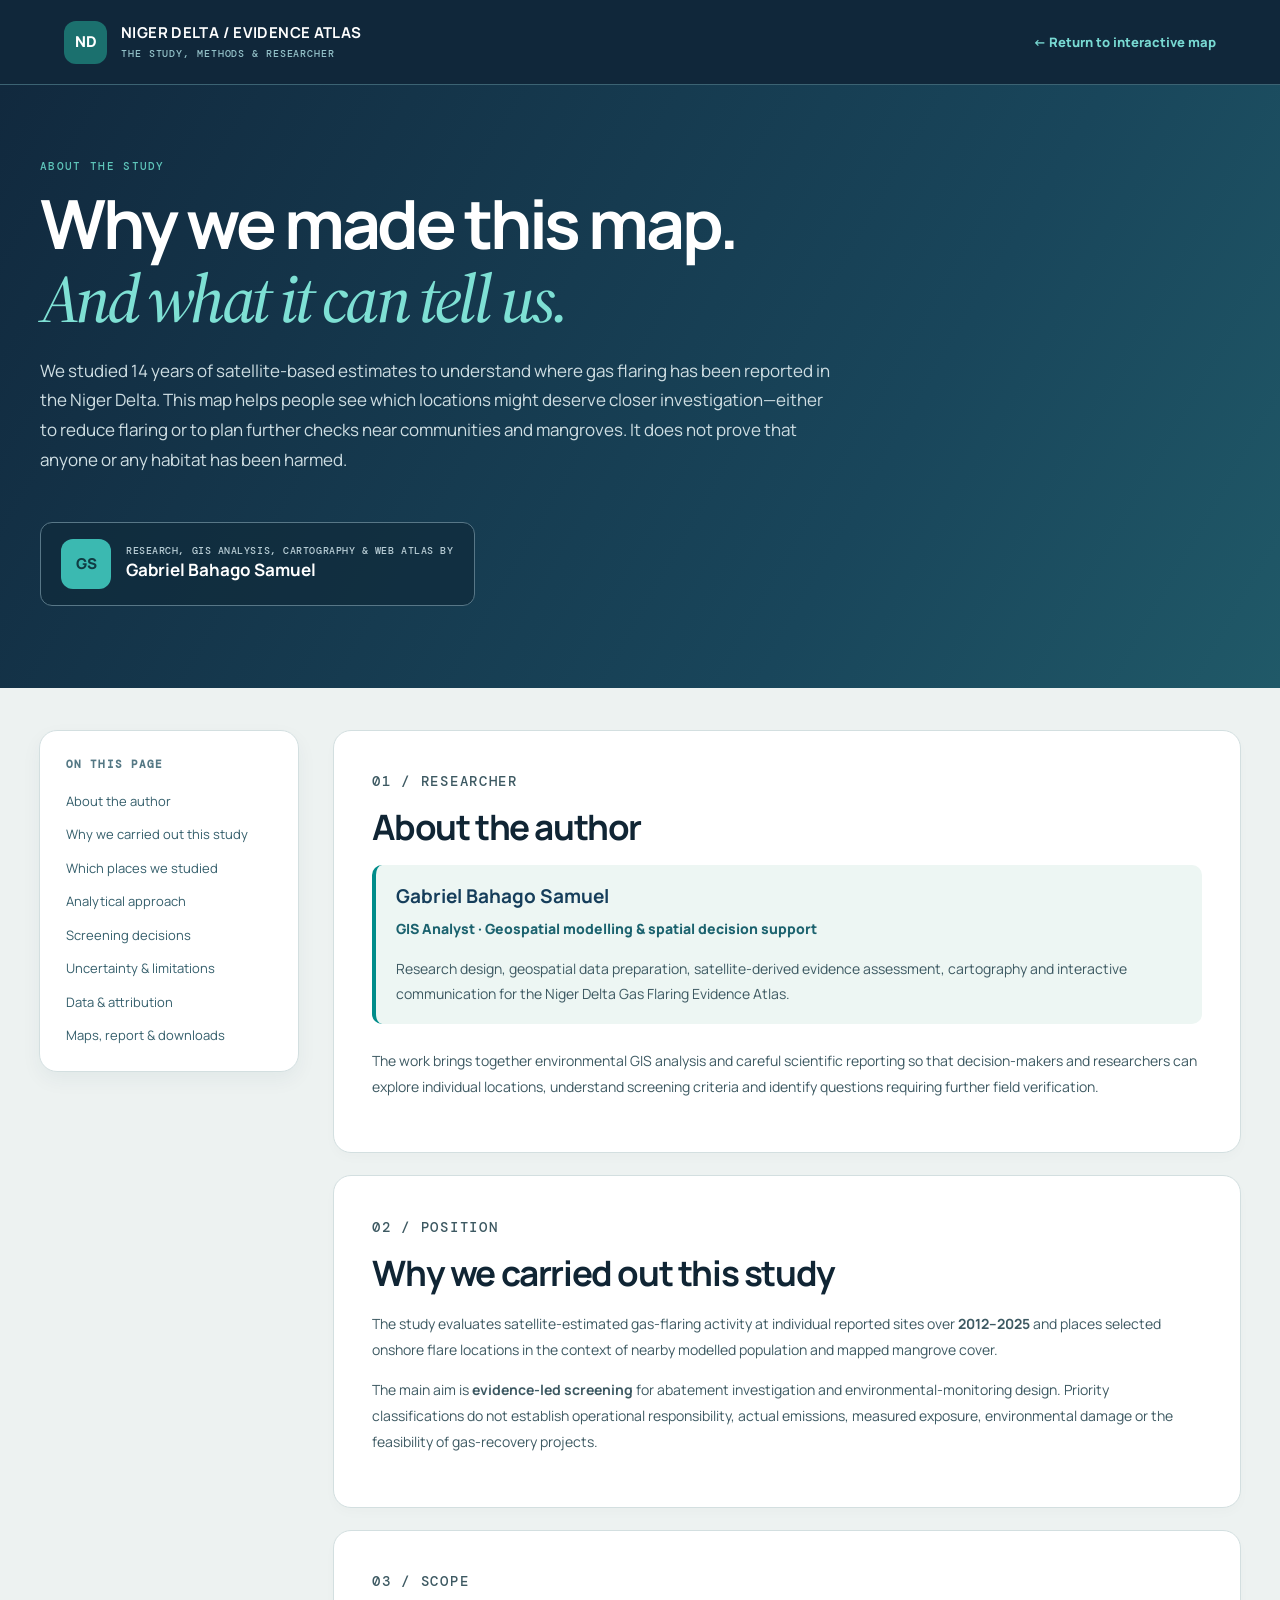
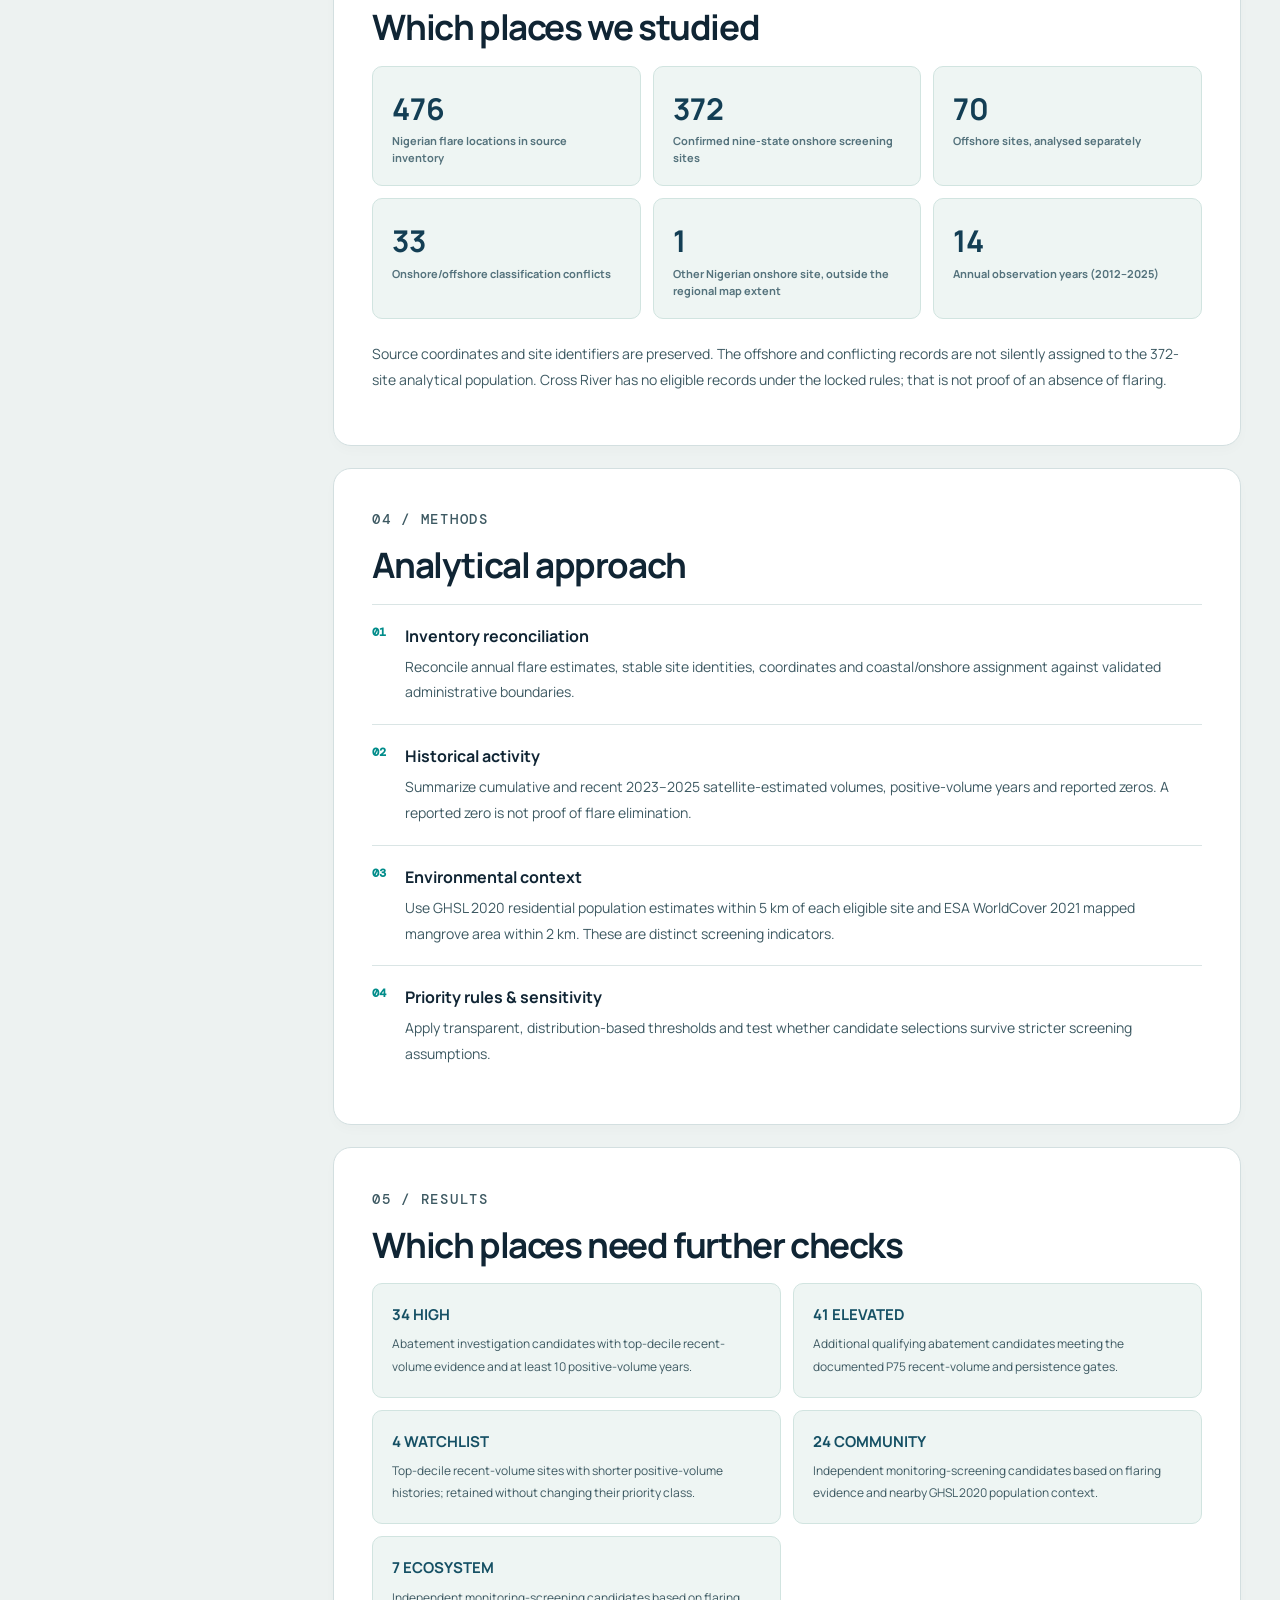
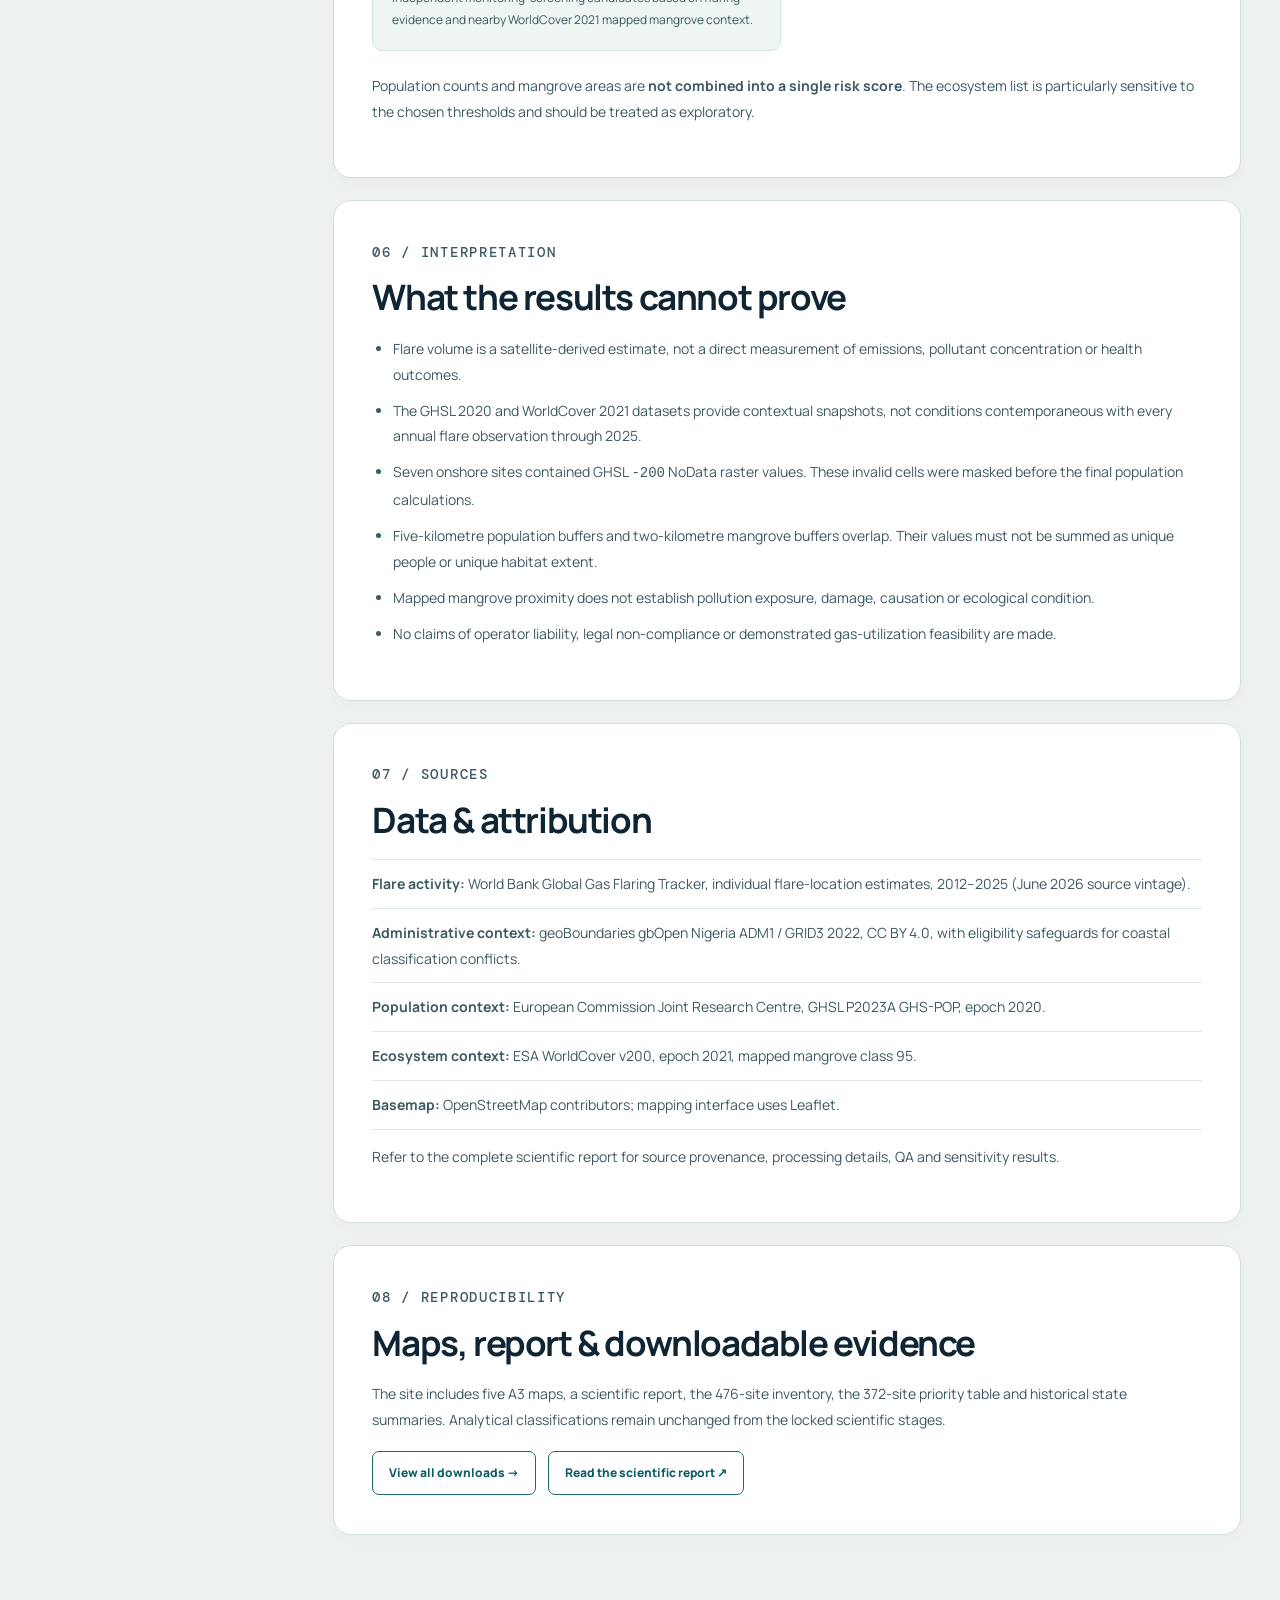
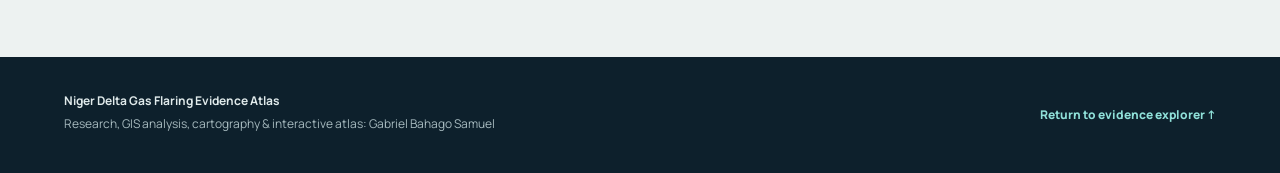
<file: about.html>
<!doctype html>
<html lang="en">
<head>
  <meta charset="utf-8">
  <meta name="viewport" content="width=device-width,initial-scale=1">
  <meta name="description" content="Researcher, methods, source disclosures and scientific limitations for the Niger Delta Gas Flaring Evidence Atlas.">
  <title>About the Study & Author | Niger Delta Gas Flaring Evidence Atlas</title>
  <link rel="preconnect" href="https://fonts.googleapis.com">
  <link rel="preconnect" href="https://fonts.gstatic.com" crossorigin>
  <link href="https://fonts.googleapis.com/css2?family=DM+Mono:wght@400;500&family=Manrope:wght@400;500;600;700;800&family=Source+Serif+4:opsz,wght@8..60,500;8..60,600&display=swap" rel="stylesheet">
  <link rel="stylesheet" href="styles.css?v=20261010-simple1">
  <link rel="stylesheet" href="about.css?v=20261010-simple1">
</head>
<body class="about-body">
  <a class="skip" href="#author">Skip to About content</a>
  <header class="about-top">
    <a class="about-brand" href="index.html"><span class="about-logo">ND</span><span><strong>NIGER DELTA / EVIDENCE ATLAS</strong><small>THE STUDY, METHODS &amp; RESEARCHER</small></span></a>
    <a class="about-return" href="index.html#explorer">← Return to interactive map</a>
  </header>
  <div class="about-hero">
    <div class="about-hero-inner">
      <p class="about-eyebrow">ABOUT THE STUDY</p>
      <h1>Why we made this map.<br><em>And what it can tell us.</em></h1>
      <p class="about-lead">We studied 14 years of satellite-based estimates to understand where gas flaring has been reported in the Niger Delta. This map helps people see which locations might deserve closer investigation—either to reduce flaring or to plan further checks near communities and mangroves. It does not prove that anyone or any habitat has been harmed.</p>
      <div class="about-credit"><span class="about-avatar">GS</span><span><small>RESEARCH, GIS ANALYSIS, CARTOGRAPHY &amp; WEB ATLAS BY</small><strong>Gabriel Bahago Samuel</strong></span></div>
    </div>
  </div>
  <main class="about-layout">
    <aside class="about-side" aria-label="On this page">
      <p>ON THIS PAGE</p>
      <a href="#author">About the author</a>
      <a href="#purpose">Why we carried out this study</a>
      <a href="#inventory">Which places we studied</a>
      <a href="#approach">Analytical approach</a>
      <a href="#prioritization">Screening decisions</a>
      <a href="#uncertainty">Uncertainty &amp; limitations</a>
      <a href="#data">Data &amp; attribution</a>
      <a href="#outputs">Maps, report &amp; downloads</a>
    </aside>
    <div class="about-content">
      <section class="about-card" id="author">
        <p class="about-card-kicker">01 / RESEARCHER</p><h2>About the author</h2>
        <div class="author-profile">
          <h3>Gabriel Bahago Samuel</h3>
          <p class="author-role">GIS Analyst · Geospatial modelling &amp; spatial decision support</p>
          <p>Research design, geospatial data preparation, satellite-derived evidence assessment, cartography and interactive communication for the Niger Delta Gas Flaring Evidence Atlas.</p>
        </div>
        <p>The work brings together environmental GIS analysis and careful scientific reporting so that decision-makers and researchers can explore individual locations, understand screening criteria and identify questions requiring further field verification.</p>
      </section>
      <section class="about-card" id="purpose">
        <p class="about-card-kicker">02 / POSITION</p><h2>Why we carried out this study</h2>
        <p>The study evaluates satellite-estimated gas-flaring activity at individual reported sites over <strong>2012–2025</strong> and places selected onshore flare locations in the context of nearby modelled population and mapped mangrove cover.</p>
        <p>The main aim is <strong>evidence-led screening</strong> for abatement investigation and environmental-monitoring design. Priority classifications do not establish operational responsibility, actual emissions, measured exposure, environmental damage or the feasibility of gas-recovery projects.</p>
      </section>
      <section class="about-card" id="inventory">
        <p class="about-card-kicker">03 / SCOPE</p><h2>Which places we studied</h2>
        <div class="about-stat-grid">
          <div><strong>476</strong><span>Nigerian flare locations in source inventory</span></div>
          <div><strong>372</strong><span>Confirmed nine-state onshore screening sites</span></div>
          <div><strong>70</strong><span>Offshore sites, analysed separately</span></div>
          <div><strong>33</strong><span>Onshore/offshore classification conflicts</span></div>
          <div><strong>1</strong><span>Other Nigerian onshore site, outside the regional map extent</span></div>
          <div><strong>14</strong><span>Annual observation years (2012–2025)</span></div>
        </div>
        <p>Source coordinates and site identifiers are preserved. The offshore and conflicting records are not silently assigned to the 372-site analytical population. Cross River has no eligible records under the locked rules; that is not proof of an absence of flaring.</p>
      </section>
      <section class="about-card" id="approach">
        <p class="about-card-kicker">04 / METHODS</p><h2>Analytical approach</h2>
        <div class="about-steps">
          <article><b>01</b><div><h3>Inventory reconciliation</h3><p>Reconcile annual flare estimates, stable site identities, coordinates and coastal/onshore assignment against validated administrative boundaries.</p></div></article>
          <article><b>02</b><div><h3>Historical activity</h3><p>Summarize cumulative and recent 2023–2025 satellite-estimated volumes, positive-volume years and reported zeros. A reported zero is not proof of flare elimination.</p></div></article>
          <article><b>03</b><div><h3>Environmental context</h3><p>Use GHSL 2020 residential population estimates within 5 km of each eligible site and ESA WorldCover 2021 mapped mangrove area within 2 km. These are distinct screening indicators.</p></div></article>
          <article><b>04</b><div><h3>Priority rules &amp; sensitivity</h3><p>Apply transparent, distribution-based thresholds and test whether candidate selections survive stricter screening assumptions.</p></div></article>
        </div>
      </section>
      <section class="about-card" id="prioritization">
        <p class="about-card-kicker">05 / RESULTS</p><h2>Which places need further checks</h2>
        <div class="about-decision-grid">
          <div><strong>34 HIGH</strong><p>Abatement investigation candidates with top-decile recent-volume evidence and at least 10 positive-volume years.</p></div>
          <div><strong>41 ELEVATED</strong><p>Additional qualifying abatement candidates meeting the documented P75 recent-volume and persistence gates.</p></div>
          <div><strong>4 WATCHLIST</strong><p>Top-decile recent-volume sites with shorter positive-volume histories; retained without changing their priority class.</p></div>
          <div><strong>24 COMMUNITY</strong><p>Independent monitoring-screening candidates based on flaring evidence and nearby GHSL 2020 population context.</p></div>
          <div><strong>7 ECOSYSTEM</strong><p>Independent monitoring-screening candidates based on flaring evidence and nearby WorldCover 2021 mapped mangrove context.</p></div>
        </div>
        <p>Population counts and mangrove areas are <strong>not combined into a single risk score</strong>. The ecosystem list is particularly sensitive to the chosen thresholds and should be treated as exploratory.</p>
      </section>
      <section class="about-card" id="uncertainty">
        <p class="about-card-kicker">06 / INTERPRETATION</p><h2>What the results cannot prove</h2>
        <ul class="about-bullets">
          <li>Flare volume is a satellite-derived estimate, not a direct measurement of emissions, pollutant concentration or health outcomes.</li>
          <li>The GHSL 2020 and WorldCover 2021 datasets provide contextual snapshots, not conditions contemporaneous with every annual flare observation through 2025.</li>
          <li>Seven onshore sites contained GHSL <code>-200</code> NoData raster values. These invalid cells were masked before the final population calculations.</li>
          <li>Five-kilometre population buffers and two-kilometre mangrove buffers overlap. Their values must not be summed as unique people or unique habitat extent.</li>
          <li>Mapped mangrove proximity does not establish pollution exposure, damage, causation or ecological condition.</li>
          <li>No claims of operator liability, legal non-compliance or demonstrated gas-utilization feasibility are made.</li>
        </ul>
      </section>
      <section class="about-card" id="data">
        <p class="about-card-kicker">07 / SOURCES</p><h2>Data &amp; attribution</h2>
        <div class="source-lines">
          <p><b>Flare activity:</b> World Bank Global Gas Flaring Tracker, individual flare-location estimates, 2012–2025 (June 2026 source vintage).</p>
          <p><b>Administrative context:</b> geoBoundaries gbOpen Nigeria ADM1 / GRID3 2022, CC BY 4.0, with eligibility safeguards for coastal classification conflicts.</p>
          <p><b>Population context:</b> European Commission Joint Research Centre, GHSL P2023A GHS-POP, epoch 2020.</p>
          <p><b>Ecosystem context:</b> ESA WorldCover v200, epoch 2021, mapped mangrove class 95.</p>
          <p><b>Basemap:</b> OpenStreetMap contributors; mapping interface uses Leaflet.</p>
        </div>
        <p>Refer to the complete scientific report for source provenance, processing details, QA and sensitivity results.</p>
      </section>
      <section class="about-card" id="outputs">
        <p class="about-card-kicker">08 / REPRODUCIBILITY</p><h2>Maps, report &amp; downloadable evidence</h2>
        <p>The site includes five A3 maps, a scientific report, the 476-site inventory, the 372-site priority table and historical state summaries. Analytical classifications remain unchanged from the locked scientific stages.</p>
        <div class="about-actions"><a href="index.html#downloads">View all downloads →</a><a href="downloads/ND_GF_STAGE04_FINAL_SCIENTIFIC_REPORT.pdf" target="_blank" rel="noopener">Read the scientific report ↗</a></div>
      </section>
    </div>
  </main>
  <footer class="about-footer"><div><b>Niger Delta Gas Flaring Evidence Atlas</b><p>Research, GIS analysis, cartography &amp; interactive atlas: Gabriel Bahago Samuel</p></div><a href="index.html#explorer">Return to evidence explorer ↑</a></footer>
</body>
</html>
</file>
<file: styles.css>
:root{--ink:#102534;--muted:#57707a;--paper:#f6f5f1;--line:#d6dedc;--teal:#008c8a;--navy:#153e5b;--gold:#d99a23;--red:#b3394a;--violet:#6750a4}*{box-sizing:border-box}html{scroll-behavior:smooth}body{margin:0;background:var(--paper);color:var(--ink);font:15px/1.55 Manrope,Arial,sans-serif}.skip{position:absolute;left:-9999px}.skip:focus{left:1rem;top:1rem;z-index:999;background:#fff;padding:.6rem}.top{height:76px;display:flex;align-items:center;justify-content:space-between;padding:0 clamp(20px,4vw,72px);border-bottom:1px solid var(--line);background:#faf9f5;position:sticky;top:0;z-index:1000}.brand{display:flex;gap:10px;align-items:center;color:var(--ink);text-decoration:none;font-size:11px;line-height:1.05}.brand b{font-size:15px}.brand-mark{width:34px;height:34px;border-radius:50%;background:var(--teal);color:#fff;display:grid;place-items:center;font-weight:800}nav{display:flex;gap:24px}nav a{color:var(--ink);text-decoration:none;font-size:13px;font-weight:700}nav a:hover{color:var(--teal)}#menu,.mobile-nav{display:none}.hero{min-height:620px;padding:clamp(64px,10vw,140px) clamp(20px,8vw,128px) 72px;display:grid;grid-template-columns:1.1fr .8fr;gap:7vw;background:linear-gradient(120deg,#f7f6f0 0%,#f7f6f0 55%,#e0eeea 100%);overflow:hidden}.eyebrow{font:500 11px/1.2 "DM Mono",monospace;letter-spacing:.08em;color:var(--teal);margin:0 0 14px}.hero h1{font-size:clamp(46px,6.2vw,92px);letter-spacing:-.06em;line-height:.98;margin:0 0 24px;max-width:700px}.hero h1 em{font-family:"Source Serif 4",serif;color:var(--teal);font-weight:500}.lead{font:500 clamp(17px,2vw,22px)/1.45 "Source Serif 4",serif;max-width:610px;color:#38515c}.hero-actions{display:flex;gap:12px;flex-wrap:wrap;margin:30px 0}.button{padding:13px 18px;text-decoration:none;font-weight:800;font-size:13px;border-radius:4px}.primary{background:var(--ink);color:#fff}.ghost{border:1px solid var(--ink);color:var(--ink)}.micro{font-size:11px;color:var(--muted)}.hero-art{position:relative;align-self:center;min-height:350px}.hero-art svg{width:100%;position:relative;z-index:2}.hero-art path{fill:#163e5b;opacity:.95}.hero-art circle{fill:#f8ba3a;stroke:#fff;stroke-width:3}.hero-art p{position:absolute;bottom:-5px;right:8%;z-index:3;color:#fff;font-size:13px}.hero-art b{font-size:20px}.orb{position:absolute;border-radius:50%;filter:blur(1px)}.orb-a{width:240px;height:240px;background:#13a8a0;top:8%;left:10%;opacity:.28}.orb-b{width:180px;height:180px;background:#e5b64c;bottom:8%;right:0;opacity:.4}.metrics{display:grid;grid-template-columns:repeat(6,1fr);border-top:1px solid var(--line);border-bottom:1px solid var(--line);background:#fff}.metrics article{padding:28px 20px;border-right:1px solid var(--line)}.metrics article:last-child{border:0}.metrics strong{display:block;font-size:33px;line-height:1;color:var(--navy)}.metrics span{font-size:11px;color:var(--muted);font-weight:700}.content-grid{display:grid;grid-template-columns:.8fr 1.2fr;gap:11vw;padding:110px clamp(20px,10vw,160px)}h2{font-size:clamp(29px,4vw,53px);line-height:1.04;letter-spacing:-.045em;margin:0}h3{margin:0 0 7px}.intro p{font:500 20px/1.55 "Source Serif 4",serif;color:#39515c}.section-heading{max-width:760px;margin:0 auto 38px}.section-heading>p:last-child{color:var(--muted);margin:.7rem 0 0}.explorer,.history,.priority-section,.downloads{padding:90px clamp(20px,4vw,72px)}.explorer{background:#e9f1ef}.explorer-layout{display:grid;grid-template-columns:245px minmax(380px,1fr) 280px;gap:16px;max-width:1500px;margin:auto}.filters,.site-panel{background:#fff;border:1px solid var(--line);border-radius:8px;padding:17px;align-self:stretch}.filter-title,.panel-head{display:flex;justify-content:space-between;align-items:center;margin-bottom:14px}.filters label{display:block;font-size:11px;color:var(--muted);font-weight:800;margin:12px 0}.filters select{width:100%;margin-top:4px;padding:9px;border:1px solid var(--line);border-radius:4px;background:#fff;color:var(--ink);font:12px Manrope}.filters .check{color:var(--ink);font-size:12px}.filter-result{padding:12px 0;border-top:1px solid var(--line);font-size:12px}.filter-result b{font-size:25px;color:var(--teal);display:block}.text-button{border:0;background:none;color:var(--teal);font:700 11px Manrope;padding:0;cursor:pointer}.map-wrap{min-width:0}.map-wrap #map{height:650px;border:1px solid #aac0bd;border-radius:8px;overflow:hidden;background:#e4eeee}.map-note{font-size:11px;color:var(--muted);margin-top:8px}.site-detail{min-height:175px;border-bottom:1px solid var(--line);font-size:12px}.site-detail p{color:var(--muted)}.site-list{max-height:432px;overflow:auto}.site-row{width:100%;text-align:left;border:0;border-bottom:1px solid #edf0ef;background:#fff;padding:10px 0;cursor:pointer;color:var(--ink)}.site-row:hover{color:var(--teal)}.site-row b{display:block;font:700 12px "DM Mono"}.site-row span{font-size:10px;color:var(--muted)}.marker-dot{display:inline-block;vertical-align:middle;width:15px;height:15px;border-radius:50%;border:2px solid #fff;box-shadow:0 1px 4px #2348}.marker-high{background:var(--red)}.marker-elevated{background:var(--gold)}.marker-watch{background:var(--violet)}.marker-eligible{background:var(--teal)}.marker-offshore{background:var(--navy)}.marker-conflict{background:#e17a2e}.marker-other{background:#77858a}.site-popup{font:12px Manrope;min-width:220px}.site-popup h3{font:700 14px "DM Mono"}.site-popup dl{display:grid;grid-template-columns:1fr auto;gap:3px;margin:9px 0}.site-popup dt{color:#64747b}.site-popup dd{margin:0;font-weight:700}.history{background:#fff}.dashboard-grid{display:grid;grid-template-columns:1.3fr .9fr;gap:20px;max-width:1280px;margin:auto}.chart-card,.interpretation{padding:25px;background:#f7f9f8;border:1px solid var(--line);border-radius:8px}.chart-card p{margin:0;color:var(--muted);font-size:12px}.wide{grid-row:span 2}.svg-chart{height:340px;margin-top:15px}.svg-chart svg{width:100%;height:100%}.bar-chart{margin-top:20px}.bar{display:grid;grid-template-columns:85px 1fr 70px;gap:9px;align-items:center;margin:11px 0;font-size:12px}.bar i{height:18px;background:linear-gradient(90deg,var(--teal),#49b3ac);border-radius:2px}.bar em{font-style:normal;text-align:right;font-size:10px;color:var(--muted)}.interpretation{background:var(--navy);color:#fff}.interpretation h3{font-size:20px}.interpretation li{margin:9px 0;color:#dce8eb}.priority-section{background:#142d3d;color:#fff}.priority-section .section-heading p:last-child{color:#b8c9cd}.priority-grid{max-width:1280px;margin:auto;display:grid;grid-template-columns:repeat(3,1fr);gap:16px}.priority-card{padding:26px;border-top:4px solid;background:#1d3b4e}.priority-card span{font:500 12px "DM Mono"}.priority-card h3{font-size:25px;margin:14px 0}.priority-card p{color:#d2e0e2;font-size:13px}.priority-card.high{border-color:#e45a6a}.priority-card.elevated{border-color:#f4b63f}.priority-card.watch{border-color:#a893e0}.monitor-grid{max-width:1280px;margin:18px auto 0;display:grid;grid-template-columns:1fr 1fr;gap:16px}.monitor-grid article{padding:25px;background:#f7f9f8;color:var(--ink);border-radius:4px}.monitor-grid h3{font-size:24px}.caution{font-size:12px;color:#96505a;font-weight:700}.methods{background:#f4eee1}.method-list details{border-top:1px solid #b9c1b9;padding:17px 0}.method-list summary{font-weight:800;cursor:pointer}.method-list p{color:#41545a}.downloads{background:#fff}.download-grid{max-width:1280px;margin:auto;display:grid;grid-template-columns:repeat(5,1fr);gap:12px}.download-grid a{min-height:125px;padding:18px;border:1px solid var(--line);color:var(--ink);text-decoration:none;border-radius:5px;display:flex;flex-direction:column;justify-content:space-between}.download-grid a:hover{border-color:var(--teal);background:#eff8f6}.download-grid b{font-size:15px}.download-grid span{font-size:11px;color:var(--muted)}footer{background:#0d202c;color:#dce6e8;padding:38px clamp(20px,4vw,72px);display:flex;justify-content:space-between;gap:30px;font-size:12px}footer p{margin:5px 0;color:#a7babf;max-width:500px}@media(max-width:1050px){.explorer-layout{grid-template-columns:230px 1fr}.site-panel{grid-column:1/-1}.site-list{max-height:180px;display:grid;grid-template-columns:repeat(3,1fr);gap:8px}.site-row{border:1px solid var(--line);padding:8px}.metrics{grid-template-columns:repeat(3,1fr)}.download-grid{grid-template-columns:repeat(3,1fr)}}@media(max-width:720px){.top{height:64px;padding:0 18px}.top nav{display:none}#menu{display:block;border:1px solid var(--line);padding:7px;background:#fff;border-radius:4px;font:700 11px Manrope}.mobile-nav{display:none;position:fixed;top:64px;left:0;right:0;background:#fff;padding:16px 20px;z-index:999;border-bottom:1px solid var(--line)}.mobile-nav.open{display:grid;gap:12px}.mobile-nav a{text-decoration:none;color:var(--ink);font-weight:800}.hero{grid-template-columns:1fr;padding:64px 22px 40px;min-height:unset}.hero-art{min-height:210px}.metrics{grid-template-columns:repeat(2,1fr)}.metrics article{padding:20px 16px}.content-grid{grid-template-columns:1fr;gap:24px;padding:70px 22px}.explorer,.history,.priority-section,.downloads{padding:62px 16px}.explorer-layout,.dashboard-grid,.priority-grid,.monitor-grid{grid-template-columns:1fr}.filters{order:2}.map-wrap{order:1}.site-panel{order:3}.map-wrap #map{height:470px}.site-list{grid-template-columns:repeat(2,1fr)}.wide{grid-row:auto}.download-grid{grid-template-columns:1fr 1fr}footer{display:block}.hero h1{font-size:52px}}


/* Plain-language atlas guide — preserves the locked evidence and existing layout. */
.hero h1{font-size:clamp(39px,4.9vw,71px);letter-spacing:-.05em;line-height:1.03}
.hero .lead{font-family:Manrope,Arial,sans-serif;font-weight:500;font-size:clamp(16px,1.45vw,20px);line-height:1.67;max-width:680px}
.hero .micro{font-size:12px;line-height:1.55;max-width:650px;font-weight:600}
.story-guide{scroll-margin-top:85px;padding:80px clamp(20px,6vw,96px);background:#fff}
.story-head{max-width:790px;margin:0 auto 32px;text-align:center}
.story-head h2{font-size:clamp(29px,3.5vw,47px)}
.story-head>p:last-child{font-size:15px;color:var(--muted);margin:18px 0 0}
.story-steps{display:grid;grid-template-columns:repeat(3,minmax(0,1fr));gap:18px;max-width:1280px;margin:auto}
.story-steps article{padding:28px 26px;background:#f3f8f6;border:1px solid #d6e9e4;border-radius:10px}
.story-steps h3{font-size:21px;line-height:1.24;margin:13px 0}
.story-steps p{font-size:14px;line-height:1.8;color:#3a535a;margin-bottom:0}
.story-number{font:600 13px "DM Mono",monospace;color:#08746d}
.story-disclaimer{max-width:1280px;margin:22px auto 0;padding:18px 23px;background:#fff8e9;border-left:4px solid #cb9846;border-radius:5px;font-size:13px;line-height:1.7;color:#584b36}
.metrics{scroll-margin-top:85px}
.metrics span{font-size:12px;line-height:1.55;display:block;margin-top:9px}
.metrics strong{font-size:clamp(28px,3vw,38px)}
.explorer,.history,.priority-section,.methods,.downloads{scroll-margin-top:80px}
.explorer-layout{grid-template-columns:minmax(265px,300px) minmax(360px,1fr) 300px}
.filters,.site-panel{padding:19px}
.filter-title{gap:10px;align-items:flex-start}
.filter-title b{font-size:15px;line-height:1.4}
.quick-views{display:grid;grid-template-columns:1fr;gap:8px}
.quick-view{display:flex;justify-content:space-between;align-items:center;gap:12px;width:100%;padding:12px 13px;background:#f7f9f8;color:var(--ink);border:1px solid var(--line);border-radius:8px;text-align:left;cursor:pointer;font:inherit;transition:background .15s ease,border .15s ease}
.quick-view:hover{background:#ecf7f3;border-color:#7bb6a9}
.quick-view.is-active{background:#e5f5f0;border:2px solid var(--teal);padding:11px 12px}
.quick-view span{min-width:0}
.quick-view b{font-size:12px;line-height:1.4;display:block}
.quick-view small{font-size:10px;line-height:1.4;display:block;color:var(--muted);margin-top:4px}
.quick-view strong{flex-shrink:0;color:#006b70;background:#dff2ee;border-radius:30px;min-width:40px;text-align:center;padding:4px 7px;font-size:12px}
.simple-legend{padding:17px 0;margin:18px 0 0;border-top:1px solid var(--line);font-size:12px}
.simple-legend>b{display:block;margin-bottom:10px;font-size:12px}
.simple-legend>div{display:flex;align-items:flex-start;gap:9px;margin:10px 0;line-height:1.5}
.simple-legend .marker-dot{flex:0 0 14px;width:14px;height:14px;margin-top:1px}
.simple-legend details{margin:10px 0;color:var(--muted)}
.simple-legend summary{cursor:pointer;font-size:11px;color:#08746d;font-weight:800}
.simple-legend p{font-size:11px;line-height:1.7}
.advanced-filters{border-top:1px solid var(--line);padding-top:14px;margin:13px 0}
.advanced-filters summary{font-size:12px;font-weight:800;color:#096c70;cursor:pointer;list-style-position:inside}
.advanced-filters .filter-help{font-size:11px;line-height:1.5;color:var(--muted)}
.filters label{font-size:11px;line-height:1.5}
.filters select{font-size:11px}
.filter-result{margin-top:14px;padding-top:15px;color:var(--muted)}
.filter-result #shown{font-size:29px}
.filter-result #shown-label{font-size:12px;font-weight:700;color:var(--ink)}
#focus-offframe{font-size:11px;line-height:1.5;text-align:left;margin-top:8px}
.site-panel{font-size:12px}
.panel-head{gap:12px;align-items:flex-start}
.panel-head b{line-height:1.4}
.site-detail h3{margin:12px 0 5px;font-size:17px}
.site-detail .detail-grid{display:grid;grid-template-columns:1fr;gap:5px;margin:15px 0}
.detail-grid dt{font-size:11px;color:var(--muted);font-weight:700}
.detail-grid dd{font-size:12px;font-weight:800;margin:0 0 9px;border-bottom:1px solid #edf0ef;padding-bottom:9px;overflow-wrap:anywhere}
.detail-caution{background:#f9f2e4;border-left:3px solid #c79d4c;padding:10px;font-size:11px;line-height:1.55}
.site-technical{margin-bottom:16px}
.site-technical summary{cursor:pointer;color:var(--teal);font-weight:700}
.site-technical p{font-size:11px}
.site-popup p{line-height:1.5}
.site-popup .text-button{font-size:12px}
.site-list .site-row span{line-height:1.5;display:block;margin-top:3px}
.story-guide + .explorer{padding-top:60px}
@media(max-width:1200px){.explorer-layout{grid-template-columns:265px minmax(300px,1fr)}.site-panel{grid-column:1/-1}.site-list{max-height:230px}}
@media(max-width:800px){.story-steps{grid-template-columns:1fr}.story-guide{padding:65px 24px}.story-steps article{padding:23px}.explorer-layout{grid-template-columns:1fr}.filters{order:1}.map-wrap{order:2}.site-panel{order:3;grid-column:auto}.quick-views{grid-template-columns:repeat(2,minmax(0,1fr))}.quick-view{min-height:80px}.hero-art p{bottom:12px}.metrics{grid-template-columns:repeat(3,1fr)}}
@media(max-width:550px){.hero{padding:45px 20px}.hero h1{font-size:41px}.hero .lead{font-size:15px}.hero-art{min-height:205px}.metrics{grid-template-columns:repeat(2,1fr)}.metrics article{padding:17px 13px}.metrics span{font-size:11px}.story-guide{padding:55px 16px}.quick-views{grid-template-columns:1fr}.quick-view{min-height:0}.explorer-layout{gap:12px}.map-wrap #map{height:410px}.site-list{display:block}.filters,.site-panel{padding:16px}}

.metrics-heading{grid-column:1/-1;text-align:center;padding:45px 20px 21px;background:#fff}
.metrics-heading h2{font-size:clamp(27px,3vw,42px)}
.metrics-heading p:last-child{max-width:760px;margin:16px auto 0;color:var(--muted);font-size:14px;line-height:1.65}

/* Focused explorer UX: all original classes, data and coordinates are preserved. */
.simple-legend .legend-subtitle{margin:16px 0 5px;padding-top:11px;border-top:1px solid var(--line);font-weight:800;color:var(--ink);font-size:11px}
.simple-legend .legend-note{margin:14px 0 0;padding:10px;background:#f1f6f5;border-radius:5px;font-size:11px;line-height:1.6;color:#435963}
.simple-legend .legend-note strong{color:var(--ink)}
.site-panel{min-width:0}
.site-panel .panel-head{margin-bottom:10px}
#selection-count{font-size:10px;color:var(--muted);white-space:nowrap}
.site-detail{scroll-margin-top:100px;min-height:100px;background:#f7faf9;border:1px solid #dbe7e3;border-radius:8px;padding:14px;margin-bottom:15px}
.site-detail>p:first-child{margin-top:0}
.site-detail .site-kicker{margin:0;color:#08746d;font:700 10px/1.4 "DM Mono",monospace;letter-spacing:.05em}
.site-detail h3{font-size:18px;line-height:1.3;margin:6px 0}
.site-ref{color:var(--muted);font:500 11px/1.55 "DM Mono",monospace;overflow-wrap:anywhere;margin:5px 0}
.site-tags{display:flex;flex-wrap:wrap;gap:5px;margin:12px 0}
.site-tag{display:inline-block;border:1px solid #d6e3df;background:#eaf4f0;color:#275249;border-radius:4px;padding:4px 7px;font-size:10px;font-weight:800;line-height:1.5}
.site-detail .detail-grid{margin:12px 0}
.site-browser{border-top:1px solid var(--line);padding-top:14px}
.site-browser label{font-size:12px;font-weight:800;display:block;margin-bottom:6px}
.site-browser input{display:block;width:100%;min-width:0;border:1px solid #aabfbb;border-radius:6px;background:#fff;padding:11px 12px;font:12px Manrope,Arial,sans-serif;color:var(--ink)}
.site-browser input:focus-visible{outline:2px solid var(--teal);outline-offset:2px}
.site-browser p{font-size:10px;color:var(--muted);line-height:1.55;margin:6px 0}
.site-list-count{font-size:11px;font-weight:700;color:var(--muted);margin:10px 0 5px}
.site-list{max-height:280px;overflow-y:auto;display:block}
.site-row{width:100%;display:block;border:1px solid transparent;border-bottom-color:#e7eeeb;border-radius:6px;padding:12px 10px;text-align:left;background:#fff;transition:background .15s,border-color .15s;min-height:64px}
.site-row:hover{background:#f3f8f6;border-color:#accfc6}
.site-row.is-selected{background:#eaf5f2;border-color:var(--teal);box-shadow:inset 3px 0 0 var(--teal)}
.site-row:focus-visible,.show-more:focus-visible{outline:2px solid var(--teal);outline-offset:2px}
.site-list .site-row .site-row-title{display:flex;align-items:center;gap:8px;margin-top:0}
.site-row-title .marker-dot{flex:0 0 15px}
.site-list .site-row b{font:800 12px/1.45 Manrope,Arial,sans-serif;overflow-wrap:anywhere}
.site-list .site-row .site-row-sub{display:block;font-size:11px;line-height:1.45;color:#425e66;margin:5px 0 3px 23px;overflow-wrap:anywhere}
.site-list .site-row small{font:500 10px/1.5 "DM Mono",monospace;color:var(--muted);margin-left:23px}
.empty-sites{padding:12px;font-size:12px;color:var(--muted);line-height:1.5}
.show-more{width:100%;margin-top:9px;border:1px solid var(--line);background:#f2f7f5;border-radius:6px;color:#096c70;padding:11px;font:800 12px Manrope,Arial,sans-serif;cursor:pointer}
.show-more:hover{background:#e2f1ec;border-color:var(--teal)}
.show-more[hidden]{display:none!important}
.marker-selected{box-shadow:0 0 0 3px white,0 0 0 6px #102534,0 2px 9px #0005;width:20px;height:20px}
.site-popup h3{font:800 14px/1.4 Manrope,Arial,sans-serif}
.site-popup .site-ref{font-size:10px}
@media(max-width:1200px){.site-list{max-height:310px;display:grid;grid-template-columns:repeat(2,minmax(0,1fr));gap:6px}.site-row{border-color:var(--line)}}
@media(max-width:800px){.site-list{display:block;max-height:300px}.site-row{border-color:transparent;border-bottom-color:var(--line)}}

/* Selection dismissal controls: intentionally small beside the panel title. */
.selection-actions{display:flex;align-items:center;justify-content:flex-end;flex-wrap:wrap;column-gap:9px;row-gap:3px;text-align:right}
#clear-selection{font-size:11px;text-decoration:underline;text-underline-offset:2px;white-space:nowrap}
#clear-selection[hidden]{display:none!important}
#clear-selection:focus-visible,#reset:focus-visible{outline:2px solid var(--teal);outline-offset:3px}
</file>
<file: about.css>
.about-body{background:#edf2f1}.about-top{min-height:85px;padding:16px clamp(22px,5vw,88px);display:flex;justify-content:space-between;align-items:center;gap:24px;background:#10273a;color:#eef6f8;border-bottom:1px solid #3c6373}.about-brand{display:flex;gap:14px;align-items:center;color:#fff;text-decoration:none;line-height:1.2}.about-logo{width:43px;height:43px;border-radius:12px;background:#1b706e;display:grid;place-items:center;font-weight:800;color:#fff}.about-brand strong{display:block;font-size:15px;letter-spacing:.025em}.about-brand small{display:block;font:500 10px 'DM Mono',monospace;letter-spacing:.09em;color:#94c2c9;margin-top:5px}.about-return{color:#78d9d2;text-decoration:none;font-size:13px;font-weight:800;white-space:nowrap}.about-return:hover{text-decoration:underline}.about-hero{background:linear-gradient(120deg,#11293e,#19465b 68%,#205968);color:#fff;padding:74px 24px 82px}.about-hero-inner{max-width:1200px;margin:auto}.about-eyebrow,.about-card-kicker{font:500 11px 'DM Mono',monospace;letter-spacing:.12em;color:#5ec5ba;margin:0 0 14px}.about-hero h1{font-size:clamp(37px,5.3vw,70px);line-height:1.08;letter-spacing:-.05em;margin:0 0 20px}.about-hero h1 em{font-family:'Source Serif 4',serif;font-weight:500;color:#7ee0d4}.about-lead{font-size:17px;color:#cfdee3;max-width:800px;line-height:1.75}.about-credit{display:inline-flex;gap:15px;align-items:center;padding:16px 20px;background:#102b3bba;border:1px solid #587787;border-radius:12px;margin-top:30px}.about-avatar{background:#3bb9b1;border-radius:12px;width:50px;height:50px;display:grid;place-items:center;color:#103c43;font-weight:800}.about-credit small{display:block;color:#b8cdd5;font:500 10px 'DM Mono',monospace;letter-spacing:.055em}.about-credit strong{display:block;font-size:17px;color:#fff}.about-layout{max-width:1250px;margin:0 auto;padding:42px 24px 100px;display:grid;grid-template-columns:260px minmax(0,1fr);gap:34px;align-items:start}.about-side{position:sticky;top:20px;background:#fff;border:1px solid #d3dfe0;border-radius:18px;padding:26px;display:flex;flex-direction:column;gap:16px;box-shadow:0 8px 20px #163d4a0d}.about-side p{font:600 11px 'DM Mono',monospace;letter-spacing:.1em;color:#547884;margin:0 0 6px}.about-side a{color:#345e6b;text-decoration:none;font-size:13px;line-height:1.35}.about-side a:hover{color:#008c8a;text-decoration:underline}.about-content{min-width:0}.about-card{scroll-margin-top:22px;background:white;border:1px solid #d3dfe0;border-radius:18px;padding:clamp(22px,3vw,40px);margin-bottom:22px;box-shadow:0 5px 12px #163d4a05}.about-card h2{font-size:clamp(25px,3vw,35px);letter-spacing:-.04em;margin:0 0 20px}.about-card h3{font-size:19px}.about-card p,.about-card li{font-size:14px;line-height:1.85;color:#3d5962}.author-profile{border-left:4px solid #008c8a;background:#edf6f3;padding:17px 20px;border-radius:10px;margin-bottom:24px}.author-profile h3{margin:0 0 4px;color:#163e5b}.author-profile .author-role{font-weight:800;color:#1b626e;margin:0 0 8px}.author-profile p:last-child{margin-bottom:0}.about-stat-grid,.about-decision-grid{display:grid;grid-template-columns:repeat(3,1fr);gap:12px;margin-bottom:22px}.about-stat-grid>div,.about-decision-grid>div{padding:19px;background:#eef5f3;border:1px solid #d1e4e0;border-radius:10px}.about-stat-grid strong{display:block;font-size:30px;color:#133e54}.about-stat-grid span{display:block;color:#54727c;font-size:11px;font-weight:700}.about-steps article{display:flex;gap:19px;border-top:1px solid #dae5e5;padding:19px 0}.about-steps article>b{font:600 12px 'DM Mono',monospace;color:#008c8a}.about-steps h3{margin:0;font-size:16px}.about-steps p{margin:5px 0 0}.about-decision-grid{grid-template-columns:repeat(2,1fr)}.about-decision-grid strong{color:#155064;font-size:15px}.about-decision-grid p{margin:7px 0 0;font-size:12px}.about-bullets{padding-left:21px}.about-bullets li{margin:10px 0}.source-lines{border-top:1px solid #dde7e8}.source-lines p{border-bottom:1px solid #dde7e8;padding:11px 0;margin:0}.about-actions{display:flex;gap:12px;flex-wrap:wrap;margin-top:18px}.about-actions a{padding:12px 16px;border:1px solid #1c6872;border-radius:7px;color:#0c5d66;text-decoration:none;font-weight:800;font-size:12px}.about-actions a:hover{background:#e7f4f1}.about-footer{background:#0d202c;color:#e0eaeb;padding:35px clamp(22px,5vw,88px);display:flex;justify-content:space-between;align-items:center;gap:25px}.about-footer p{font-size:12px;color:#a7babf}.about-footer a{color:#8fe0d9;text-decoration:none;font-weight:800;font-size:12px}@media(max-width:920px){.about-layout{grid-template-columns:1fr}.about-side{position:static;display:flex;flex-direction:row;flex-wrap:wrap}.about-side p{width:100%}.about-side a{padding:0 5px}}@media(max-width:600px){.about-top{align-items:flex-start;flex-direction:column}.about-brand strong{font-size:12px}.about-return{font-size:12px}.about-hero{padding:50px 20px}.about-lead{font-size:15px}.about-credit{padding:12px}.about-credit small{font-size:9px}.about-layout{padding:23px 14px 55px;gap:18px}.about-card{padding:20px}.about-stat-grid,.about-decision-grid{grid-template-columns:1fr 1fr}.about-side{padding:19px}.about-footer{display:block}.about-footer a{display:block;margin-top:16px}}
</file>
